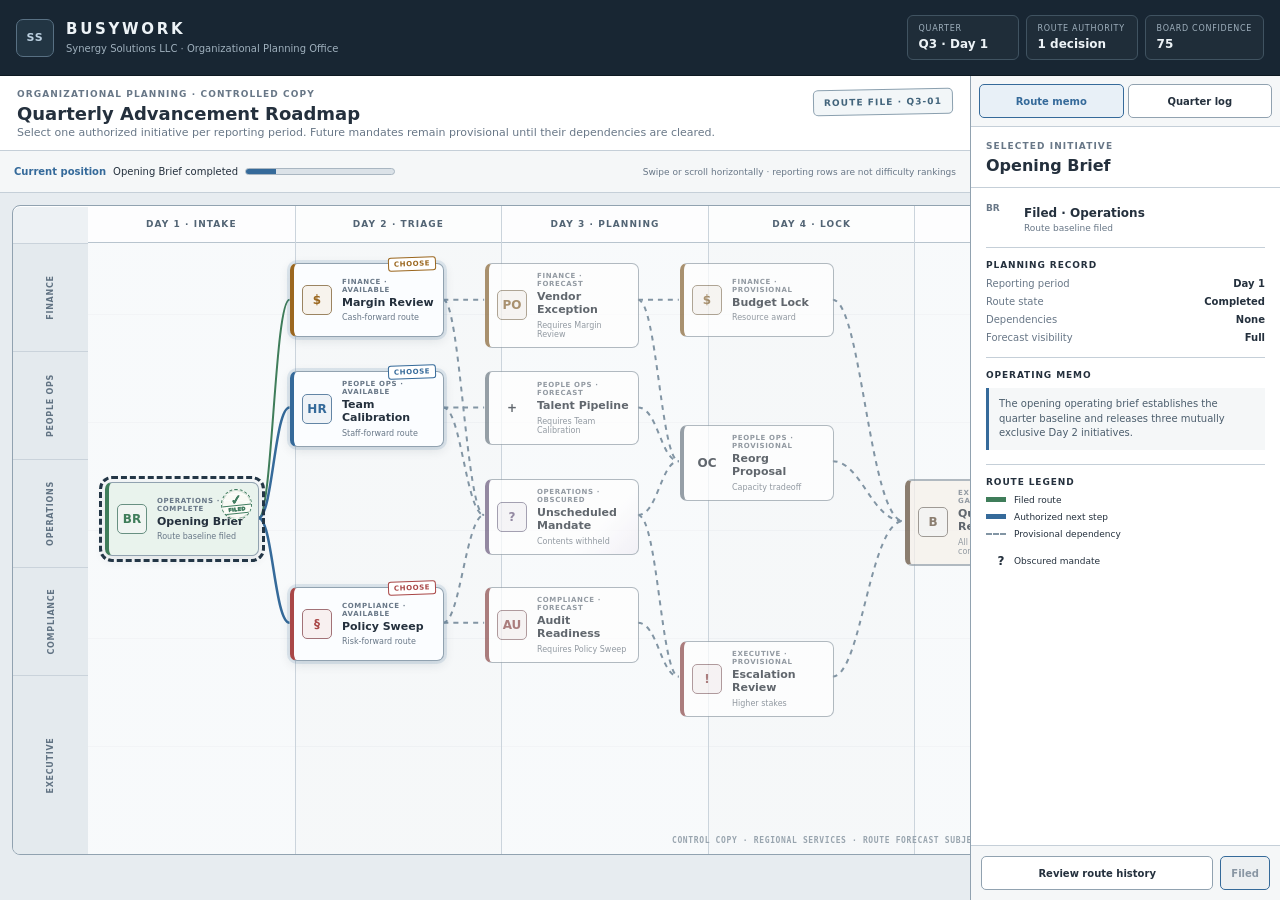
<file: design/corporate-roadmap-concept.html>
<!doctype html>
<html lang="en">
<head>
  <meta charset="utf-8">
  <meta name="viewport" content="width=device-width, initial-scale=1">
  <link rel="icon" href="data:,">
  <title>BUSYWORK — Corporate Roadmap Concept</title>
  <style>
    :root {
      --navy: #182633;
      --navy-2: #223543;
      --paper: #fffdf8;
      --surface: #fff;
      --surface-subtle: #f5f7f8;
      --board: #e7ecf0;
      --lane: #edf1f4;
      --border: #c5cfd8;
      --border-strong: #91a2b0;
      --text: #24303d;
      --muted: #687787;
      --faint: #8996a3;
      --blue: #356a9a;
      --blue-soft: #e8f0f7;
      --green: #3f7d5a;
      --green-soft: #e9f3ed;
      --amber: #9b671f;
      --amber-soft: #faf1e2;
      --red: #a94747;
      --red-soft: #f8eaea;
      --purple: #735b8f;
      --purple-soft: #f1edf8;
      --shadow: 0 3px 12px rgb(25 39 52 / 12%);
      font-family: Inter, ui-sans-serif, system-ui, -apple-system, BlinkMacSystemFont, "Segoe UI", sans-serif;
      color-scheme: light;
    }

    * { box-sizing: border-box; }
    html, body { height: 100%; }
    body { margin: 0; overflow: hidden; background: var(--board); color: var(--text); }
    button { color: inherit; font: inherit; }
    button:focus-visible { outline: 3px solid rgb(53 106 154 / 30%); outline-offset: 2px; }

    .app { height: 100%; display: grid; grid-template-rows: auto 1fr; }
    .topbar {
      min-height: 76px;
      display: grid;
      grid-template-columns: minmax(240px,1fr) auto;
      align-items: center;
      gap: 16px;
      padding: 10px 16px;
      border-bottom: 1px solid #0d1922;
      background: var(--navy);
      color: #edf3f7;
    }
    .brand { display: flex; align-items: center; gap: 12px; }
    .brand-mark {
      width: 38px;
      height: 38px;
      display: grid;
      place-items: center;
      border: 1px solid #587083;
      border-radius: 7px;
      background: var(--navy-2);
      color: #bcd1e1;
      font-size: 11px;
      font-weight: 850;
      letter-spacing: .08em;
    }
    .brand h1 { margin: 0; font-size: 15px; line-height: 1; letter-spacing: .18em; }
    .brand p { margin: 6px 0 0; color: #9fb0bd; font-size: 10px; }
    .header-metrics { display: flex; gap: 7px; }
    .metric {
      min-width: 112px;
      padding: 8px 11px;
      border: 1px solid #405361;
      border-radius: 6px;
      background: rgb(255 255 255 / 3%);
    }
    .metric span { display: block; color: #9fb0bd; font-size: 8px; letter-spacing: .09em; text-transform: uppercase; }
    .metric strong { display: block; margin-top: 4px; font-size: 12px; }

    .workspace { min-height: 0; display: grid; grid-template-columns: minmax(0,1fr) 310px; }
    .map-panel { min-width: 0; min-height: 0; display: grid; grid-template-rows: auto auto 1fr; background: var(--board); }
    .map-heading {
      display: flex;
      align-items: flex-start;
      justify-content: space-between;
      gap: 16px;
      padding: 13px 17px 11px;
      border-bottom: 1px solid var(--border);
      background: var(--surface);
    }
    .eyebrow { color: var(--muted); font-size: 9px; font-weight: 800; letter-spacing: .12em; text-transform: uppercase; }
    .map-heading h2 { margin: 4px 0 2px; font-size: 18px; }
    .map-heading p { margin: 0; color: var(--muted); font-size: 11px; }
    .quarter-stamp {
      padding: 7px 10px;
      border: 1px solid #8ba0af;
      border-radius: 5px;
      color: #42647b;
      background: #f2f6f8;
      font-size: 9px;
      font-weight: 850;
      letter-spacing: .12em;
      text-transform: uppercase;
      transform: rotate(-1deg);
    }

    .map-toolbar {
      min-height: 42px;
      display: flex;
      align-items: center;
      justify-content: space-between;
      gap: 10px;
      padding: 7px 14px;
      border-bottom: 1px solid var(--border);
      background: var(--surface-subtle);
    }
    .route-status { display: flex; align-items: center; gap: 7px; font-size: 10px; }
    .route-status strong { color: var(--blue); }
    .route-progress { width: 150px; height: 7px; overflow: hidden; border: 1px solid #a9b6c1; border-radius: 999px; background: #dbe2e8; }
    .route-progress i { display: block; width: 20%; height: 100%; background: var(--blue); }
    .map-toolbar small { color: var(--muted); font-size: 9px; }

    .chart-viewport { min-height: 0; overflow: auto; padding: 12px; scrollbar-color: #637f92 #d5dde4; }
    .chart-canvas {
      position: relative;
      width: 1110px;
      height: 650px;
      overflow: hidden;
      border: 1px solid var(--border-strong);
      border-radius: 8px;
      background:
        linear-gradient(90deg, transparent 0 75px, rgb(255 255 255 / 48%) 75px),
        repeating-linear-gradient(0deg, transparent 0 107px, rgb(104 119 135 / 10%) 107px 108px),
        var(--lane);
      box-shadow: inset 0 1px #fff;
    }
    .chart-canvas::after {
      content: "CONTROL COPY · REGIONAL SERVICES · ROUTE FORECAST SUBJECT TO EXECUTIVE REVISION";
      position: absolute;
      right: 18px;
      bottom: 8px;
      color: #98a4ae;
      font: 700 8px/1.2 "SFMono-Regular", Consolas, monospace;
      letter-spacing: .08em;
    }

    .day-grid {
      position: absolute;
      inset: 0 0 0 75px;
      display: grid;
      grid-template-columns: repeat(5,1fr);
      pointer-events: none;
    }
    .day-band { position: relative; border-left: 1px solid #cbd4dc; }
    .day-band:first-child { border-left: 0; }
    .day-band:nth-child(odd) { background: rgb(255 255 255 / 22%); }
    .day-band span {
      position: absolute;
      top: 0;
      left: 0;
      right: 0;
      height: 37px;
      display: grid;
      place-items: center;
      border-bottom: 1px solid #b8c4ce;
      background: rgb(255 255 255 / 74%);
      color: #526474;
      font-size: 9px;
      font-weight: 850;
      letter-spacing: .12em;
      text-transform: uppercase;
    }
    .department-label {
      position: absolute;
      left: 0;
      width: 75px;
      height: 108px;
      display: grid;
      place-items: center;
      border-top: 1px solid #cad3db;
      color: #617383;
      background: #e4eaee;
      font-size: 8px;
      font-weight: 850;
      letter-spacing: .09em;
      text-align: center;
      text-transform: uppercase;
    }
    .department-label span { transform: rotate(-90deg); white-space: nowrap; }
    .department-label.finance { top: 37px; }
    .department-label.people { top: 145px; }
    .department-label.operations { top: 253px; }
    .department-label.compliance { top: 361px; }
    .department-label.executive { top: 469px; height: 180px; }

    .connections { position: absolute; inset: 0; width: 100%; height: 100%; pointer-events: none; }
    .connections path { fill: none; stroke: #8295a4; stroke-width: 2; stroke-dasharray: 5 5; vector-effect: non-scaling-stroke; }
    .connections path.complete { stroke: var(--green); stroke-dasharray: none; }
    .connections path.available { stroke: var(--blue); stroke-width: 2.5; stroke-dasharray: none; }
    .connections circle { fill: var(--surface); stroke: #8295a4; stroke-width: 2; }

    .map-node {
      position: absolute;
      width: 154px;
      min-height: 74px;
      display: grid;
      grid-template-columns: 32px 1fr;
      gap: 8px;
      align-items: center;
      padding: 8px;
      border: 1px solid var(--border-strong);
      border-left: 4px solid var(--node-color,#6b7e8d);
      border-radius: 7px;
      background: var(--surface);
      box-shadow: var(--shadow);
      text-align: left;
      cursor: pointer;
    }
    .map-node:hover { border-color: #6d879a; transform: translateY(-1px); }
    .map-node.selected { outline: 3px dashed #233646; outline-offset: 3px; z-index: 4; }
    .map-node.completed { background: var(--green-soft); --node-color: var(--green); }
    .map-node.available { background: #fbfdff; --node-color: var(--blue); box-shadow: 0 0 0 3px rgb(53 106 154 / 13%), var(--shadow); }
    .map-node.locked { opacity: .72; filter: saturate(.65); box-shadow: none; }
    .map-node.unknown { --node-color: var(--purple); background: linear-gradient(135deg,#fff 0 70%,var(--purple-soft)); }
    .map-node.risk { --node-color: var(--red); }
    .map-node.reward { --node-color: var(--amber); }
    .map-node.executive { --node-color: #6b4e2f; background: #f8f1e6; border-width: 2px 2px 2px 5px; }
    .node-token {
      width: 30px;
      height: 30px;
      display: grid;
      place-items: center;
      border: 1px solid color-mix(in srgb,var(--node-color) 55%,#9aa7b2);
      border-radius: 5px;
      color: var(--node-color);
      background: color-mix(in srgb,var(--node-color) 8%,white);
      font-size: 12px;
      font-weight: 900;
    }
    .node-copy small { display: block; color: var(--muted); font-size: 7px; font-weight: 800; letter-spacing: .09em; text-transform: uppercase; }
    .node-copy strong { display: block; margin-top: 3px; font-size: 11px; line-height: 1.18; }
    .node-copy em { display: block; margin-top: 4px; color: var(--muted); font-size: 8px; font-style: normal; }
    .node-stamp {
      position: absolute;
      top: -7px;
      right: 7px;
      padding: 2px 5px;
      border: 1px solid currentColor;
      border-radius: 3px;
      color: var(--node-color);
      background: var(--surface);
      font-size: 7px;
      font-weight: 900;
      letter-spacing: .08em;
      text-transform: uppercase;
      transform: rotate(-2deg);
    }
    .node-stamp.rubber-stamp {
      top: 6px;
      right: 6px;
      width: 31px;
      height: 31px;
      min-width: 0;
      padding: 0;
      overflow: hidden;
      border: 1.5px dashed #2f7152;
      border-radius: 50%;
      color: #2f7152;
      background: rgb(255 253 248 / 82%);
      box-shadow: inset 0 0 0 1px rgb(47 113 82 / 25%);
      font-family: "Arial Narrow", "Roboto Condensed", sans-serif;
      line-height: 1;
      text-align: center;
      text-shadow: .35px 0 currentColor, 0 .35px currentColor;
      transform: rotate(-6deg);
      opacity: .9;
    }
    .rubber-stamp .stamp-check {
      position: absolute;
      z-index: 1;
      top: 3px;
      left: 0;
      right: 0;
      font-size: 13px;
      font-weight: 950;
      line-height: 1;
    }
    .node-stamp.rubber-stamp::after {
      content: "";
      position: absolute;
      inset: -3px;
      background:
        repeating-linear-gradient(8deg, transparent 0 5px, rgb(255 253 248 / 82%) 5px 6px),
        radial-gradient(circle at 18% 35%, rgb(255 253 248 / 88%) 0 1px, transparent 1.5px),
        radial-gradient(circle at 76% 68%, rgb(255 253 248 / 82%) 0 1.2px, transparent 1.8px);
      mix-blend-mode: screen;
      pointer-events: none;
    }
    .rubber-stamp b {
      position: absolute;
      z-index: 2;
      right: -3px;
      bottom: 5px;
      left: -3px;
      display: block;
      padding: 1px 0;
      border: 1px solid currentColor;
      background: rgb(255 253 248 / 92%);
      font-size: 5px;
      font-weight: 950;
      letter-spacing: .11em;
    }

    .n-start { left: 92px; top: 276px; }
    .n-finance { left: 277px; top: 57px; }
    .n-people { left: 277px; top: 165px; }
    .n-policy { left: 277px; top: 381px; }
    .n-vendor { left: 472px; top: 57px; }
    .n-recruit { left: 472px; top: 165px; }
    .n-unknown { left: 472px; top: 273px; }
    .n-audit { left: 472px; top: 381px; }
    .n-budget { left: 667px; top: 57px; }
    .n-reorg { left: 667px; top: 219px; }
    .n-escalate { left: 667px; top: 435px; }
    .n-board { left: 892px; top: 273px; width: 170px; min-height: 86px; }

    .inspector {
      min-height: 0;
      display: grid;
      grid-template-rows: auto auto 1fr auto;
      border-left: 1px solid var(--border-strong);
      background: var(--surface);
    }
    .inspector-tabs {
      display: grid;
      grid-template-columns: repeat(2,1fr);
      gap: 4px;
      padding: 8px;
      border-bottom: 1px solid var(--border);
      background: var(--surface-subtle);
    }
    .tab, .btn {
      min-height: 34px;
      border: 1px solid var(--border-strong);
      border-radius: 5px;
      background: var(--surface);
      font-size: 10px;
      font-weight: 700;
      cursor: pointer;
    }
    .tab.active { border-color: var(--blue); color: var(--blue); background: var(--blue-soft); }
    .inspector-head { padding: 14px 15px 12px; border-bottom: 1px solid var(--border); }
    .inspector-head h2 { margin: 5px 0 0; font-size: 16px; }
    .inspector-body { min-height: 0; overflow-y: auto; padding: 13px 15px 24px; }
    .detail-type { display: flex; align-items: center; gap: 8px; }
    .detail-type .node-token { flex: 0 0 auto; }
    .detail-type strong { font-size: 12px; }
    .detail-type span { display: block; margin-top: 2px; color: var(--muted); font-size: 9px; }
    .section { margin-top: 14px; padding-top: 12px; border-top: 1px solid var(--border); }
    .section h3 { margin: 0 0 8px; font-size: 9px; letter-spacing: .1em; text-transform: uppercase; }
    .detail-grid { display: grid; grid-template-columns: 1fr auto; gap: 7px 10px; margin: 0; font-size: 10px; }
    .detail-grid dt { color: var(--muted); }
    .detail-grid dd { margin: 0; font-weight: 750; text-align: right; }
    .memo {
      padding: 9px 10px;
      border-left: 3px solid var(--node-color,var(--blue));
      background: var(--surface-subtle);
      color: #4c5e6d;
      font-size: 10px;
      line-height: 1.45;
    }
    .legend { display: grid; gap: 7px; }
    .legend-row { display: grid; grid-template-columns: 20px 1fr; gap: 8px; align-items: center; font-size: 9px; }
    .legend-line { height: 0; border-top: 2px dashed #8295a4; }
    .legend-line.available { border-color: var(--blue); border-style: solid; }
    .legend-line.complete { border-color: var(--green); border-style: solid; }
    .inspector-actions { display: grid; grid-template-columns: 1fr auto; gap: 7px; padding: 10px; border-top: 1px solid var(--border); background: var(--surface-subtle); }
    .btn { padding: 7px 10px; }
    .btn.primary { border-color: var(--blue); background: var(--blue); color: white; }
    .btn:disabled { color: var(--faint); background: #edf0f2; cursor: not-allowed; }

    @media (max-width: 900px) and (orientation: landscape) {
      .topbar { min-height: 62px; grid-template-columns: minmax(170px,1fr) auto; padding: 6px 8px; }
      .brand-mark { width: 30px; height: 30px; }
      .brand h1 { font-size: 12px; }
      .brand p { font-size: 7px; }
      .metric { min-width: 82px; padding: 6px; }
      .workspace { grid-template-columns: minmax(0,1fr) 275px; }
      .map-heading { padding: 8px 10px; }
      .map-heading h2 { font-size: 15px; }
      .map-heading p { display: none; }
      .map-toolbar { padding: 5px 8px; }
      .chart-viewport { padding: 6px; }
      .inspector-body { padding: 10px 12px 20px; }
      .tab, .btn { min-height: 40px; }
    }
  </style>
</head>
<body>
  <main class="app">
    <header class="topbar">
      <div class="brand">
        <div class="brand-mark">SS</div>
        <div>
          <h1>BUSYWORK</h1>
          <p>Synergy Solutions LLC · Organizational Planning Office</p>
        </div>
      </div>
      <div class="header-metrics" aria-label="Roadmap status">
        <div class="metric"><span>Quarter</span><strong>Q3 · Day 1</strong></div>
        <div class="metric"><span>Route authority</span><strong>1 decision</strong></div>
        <div class="metric"><span>Board confidence</span><strong>75</strong></div>
      </div>
    </header>

    <div class="workspace">
      <section class="map-panel" aria-label="Corporate advancement roadmap">
        <header class="map-heading">
          <div>
            <div class="eyebrow">Organizational planning · controlled copy</div>
            <h2>Quarterly Advancement Roadmap</h2>
            <p>Select one authorized initiative per reporting period. Future mandates remain provisional until their dependencies are cleared.</p>
          </div>
          <div class="quarter-stamp">Route file · Q3-01</div>
        </header>

        <div class="map-toolbar">
          <div class="route-status">
            <strong>Current position</strong>
            <span>Opening Brief completed</span>
            <div class="route-progress" role="progressbar" aria-label="Quarter route progress" aria-valuemin="0" aria-valuemax="100" aria-valuenow="20"><i></i></div>
          </div>
          <small>Swipe or scroll horizontally · reporting rows are not difficulty rankings</small>
        </div>

        <div class="chart-viewport">
          <div class="chart-canvas">
            <div class="day-grid" aria-hidden="true">
              <div class="day-band"><span>Day 1 · Intake</span></div>
              <div class="day-band"><span>Day 2 · Triage</span></div>
              <div class="day-band"><span>Day 3 · Planning</span></div>
              <div class="day-band"><span>Day 4 · Lock</span></div>
              <div class="day-band"><span>Day 5 · Board</span></div>
            </div>
            <div class="department-label finance"><span>Finance</span></div>
            <div class="department-label people"><span>People Ops</span></div>
            <div class="department-label operations"><span>Operations</span></div>
            <div class="department-label compliance"><span>Compliance</span></div>
            <div class="department-label executive"><span>Executive</span></div>

            <svg class="connections" viewBox="0 0 1110 650" preserveAspectRatio="none" aria-hidden="true">
              <path class="complete" d="M246 313 C260 313 262 94 277 94"/>
              <path class="available" d="M246 313 C260 313 262 202 277 202"/>
              <path class="available" d="M246 313 C260 313 262 418 277 418"/>
              <path d="M431 94 C450 94 453 94 472 94"/>
              <path d="M431 94 C448 94 454 310 472 310"/>
              <path d="M431 202 C450 202 453 202 472 202"/>
              <path d="M431 202 C449 202 454 310 472 310"/>
              <path d="M431 418 C450 418 453 418 472 418"/>
              <path d="M431 418 C448 418 454 310 472 310"/>
              <path d="M626 94 C645 94 648 94 667 94"/>
              <path d="M626 94 C645 94 649 256 667 256"/>
              <path d="M626 202 C646 202 649 256 667 256"/>
              <path d="M626 310 C646 310 649 256 667 256"/>
              <path d="M626 310 C646 310 649 472 667 472"/>
              <path d="M626 418 C646 418 649 472 667 472"/>
              <path d="M821 94 C850 94 858 316 892 316"/>
              <path d="M821 256 C850 256 860 316 892 316"/>
              <path d="M821 472 C850 472 858 316 892 316"/>
            </svg>

            <button class="map-node completed n-start selected" data-node="start">
              <span class="node-token">BR</span>
              <span class="node-copy"><small>Operations · complete</small><strong>Opening Brief</strong><em>Route baseline filed</em></span>
              <span class="node-stamp rubber-stamp" aria-label="Filed"><span class="stamp-check" aria-hidden="true">✓</span><b>Filed</b></span>
            </button>
            <button class="map-node available reward n-finance" data-node="finance">
              <span class="node-token">$</span>
              <span class="node-copy"><small>Finance · available</small><strong>Margin Review</strong><em>Cash-forward route</em></span>
              <span class="node-stamp">Choose</span>
            </button>
            <button class="map-node available n-people" data-node="people">
              <span class="node-token">HR</span>
              <span class="node-copy"><small>People Ops · available</small><strong>Team Calibration</strong><em>Staff-forward route</em></span>
              <span class="node-stamp">Choose</span>
            </button>
            <button class="map-node available risk n-policy" data-node="policy">
              <span class="node-token">§</span>
              <span class="node-copy"><small>Compliance · available</small><strong>Policy Sweep</strong><em>Risk-forward route</em></span>
              <span class="node-stamp">Choose</span>
            </button>

            <button class="map-node locked reward n-vendor" data-node="vendor">
              <span class="node-token">PO</span>
              <span class="node-copy"><small>Finance · forecast</small><strong>Vendor Exception</strong><em>Requires Margin Review</em></span>
            </button>
            <button class="map-node locked n-recruit" data-node="recruit">
              <span class="node-token">+</span>
              <span class="node-copy"><small>People Ops · forecast</small><strong>Talent Pipeline</strong><em>Requires Team Calibration</em></span>
            </button>
            <button class="map-node locked unknown n-unknown" data-node="unknown">
              <span class="node-token">?</span>
              <span class="node-copy"><small>Operations · obscured</small><strong>Unscheduled Mandate</strong><em>Contents withheld</em></span>
            </button>
            <button class="map-node locked risk n-audit" data-node="audit">
              <span class="node-token">AU</span>
              <span class="node-copy"><small>Compliance · forecast</small><strong>Audit Readiness</strong><em>Requires Policy Sweep</em></span>
            </button>

            <button class="map-node locked reward n-budget" data-node="budget">
              <span class="node-token">$</span>
              <span class="node-copy"><small>Finance · provisional</small><strong>Budget Lock</strong><em>Resource award</em></span>
            </button>
            <button class="map-node locked n-reorg" data-node="reorg">
              <span class="node-token">OC</span>
              <span class="node-copy"><small>People Ops · provisional</small><strong>Reorg Proposal</strong><em>Capacity tradeoff</em></span>
            </button>
            <button class="map-node locked risk n-escalate" data-node="escalate">
              <span class="node-token">!</span>
              <span class="node-copy"><small>Executive · provisional</small><strong>Escalation Review</strong><em>Higher stakes</em></span>
            </button>
            <button class="map-node locked executive n-board" data-node="board">
              <span class="node-token">B</span>
              <span class="node-copy"><small>Executive · terminal gate</small><strong>Quarterly Board Review</strong><em>All approved routes converge</em></span>
              <span class="node-stamp">Day 5</span>
            </button>
          </div>
        </div>
      </section>

      <aside class="inspector" aria-label="Roadmap Inspector">
        <div class="inspector-tabs">
          <button class="tab active" type="button">Route memo</button>
          <button class="tab" type="button">Quarter log</button>
        </div>
        <header class="inspector-head">
          <div class="eyebrow">Selected initiative</div>
          <h2 id="detailTitle">Opening Brief</h2>
        </header>
        <div class="inspector-body">
          <div class="detail-type">
            <span class="node-token" id="detailToken">BR</span>
            <div><strong id="detailStatus">Filed · Operations</strong><span id="detailSubtitle">Route baseline filed</span></div>
          </div>
          <section class="section">
            <h3>Planning record</h3>
            <dl class="detail-grid">
              <dt>Reporting period</dt><dd id="detailDay">Day 1</dd>
              <dt>Route state</dt><dd id="detailState">Completed</dd>
              <dt>Dependencies</dt><dd id="detailDependency">None</dd>
              <dt>Forecast visibility</dt><dd id="detailVisibility">Full</dd>
            </dl>
          </section>
          <section class="section">
            <h3>Operating memo</h3>
            <div class="memo" id="detailMemo">The opening operating brief establishes the quarter baseline and releases three mutually exclusive Day 2 initiatives.</div>
          </section>
          <section class="section">
            <h3>Route legend</h3>
            <div class="legend">
              <div class="legend-row"><span class="legend-line complete"></span><span>Filed route</span></div>
              <div class="legend-row"><span class="legend-line available"></span><span>Authorized next step</span></div>
              <div class="legend-row"><span class="legend-line"></span><span>Provisional dependency</span></div>
              <div class="legend-row"><span class="node-token">?</span><span>Obscured mandate</span></div>
            </div>
          </section>
        </div>
        <div class="inspector-actions">
          <button class="btn" type="button">Review route history</button>
          <button class="btn primary" id="authorizeBtn" type="button" disabled>Filed</button>
        </div>
      </aside>
    </div>
  </main>

  <script>
    const details = {
      start:{title:'Opening Brief',token:'BR',status:'Filed · Operations',subtitle:'Route baseline filed',day:'Day 1',state:'Completed',dependency:'None',visibility:'Full',memo:'The opening operating brief establishes the quarter baseline and releases three mutually exclusive Day 2 initiatives.',action:'Filed'},
      finance:{title:'Margin Review',token:'$',status:'Available · Finance',subtitle:'Cash-forward route',day:'Day 2',state:'Authorized',dependency:'Opening Brief',visibility:'Full',memo:'Finance proposes a margin-first operating posture. The route favors immediate liquidity while deferring staff and policy interventions.',action:'Authorize'},
      people:{title:'Team Calibration',token:'HR',status:'Available · People Ops',subtitle:'Staff-forward route',day:'Day 2',state:'Authorized',dependency:'Opening Brief',visibility:'Full',memo:'People Operations requests a structured calibration cycle. The route emphasizes workforce capability and may expose recruitment or reorganization work.',action:'Authorize'},
      policy:{title:'Policy Sweep',token:'§',status:'Available · Compliance',subtitle:'Risk-forward route',day:'Day 2',state:'Authorized',dependency:'Opening Brief',visibility:'Full',memo:'Compliance requests a control sweep before further expansion. The route reduces uncertainty but may surface mandatory remediation.',action:'Authorize'},
      vendor:{title:'Vendor Exception',token:'PO',status:'Forecast · Finance',subtitle:'Procurement variance',day:'Day 3',state:'Locked',dependency:'Margin Review',visibility:'Full',memo:'A controlled purchasing exception with a possible cash benefit and a documented compliance burden.',action:'Locked'},
      recruit:{title:'Talent Pipeline',token:'+',status:'Forecast · People Ops',subtitle:'Candidate requisition',day:'Day 3',state:'Locked',dependency:'Team Calibration',visibility:'Full',memo:'A single candidate file enters overnight review. Hiring cost and role fit remain visible before authorization.',action:'Locked'},
      unknown:{title:'Unscheduled Mandate',token:'?',status:'Obscured · Operations',subtitle:'Contents withheld',day:'Day 3',state:'Locked',dependency:'One of two feeder routes',visibility:'Partial',memo:'Executive sponsorship is confirmed. Scope, reward, and operational burden remain sealed until the node becomes reachable.',action:'Locked'},
      audit:{title:'Audit Readiness',token:'AU',status:'Forecast · Compliance',subtitle:'Control verification',day:'Day 3',state:'Locked',dependency:'Policy Sweep',visibility:'Full',memo:'A readiness review trades operating time for improved confidence in the active control environment.',action:'Locked'},
      budget:{title:'Budget Lock',token:'$',status:'Provisional · Finance',subtitle:'Resource award',day:'Day 4',state:'Locked',dependency:'Finance or compliance route',visibility:'Full',memo:'Finalizes the quarter operating envelope and converts prior decisions into a bounded resource award.',action:'Locked'},
      reorg:{title:'Reorg Proposal',token:'OC',status:'Provisional · People Ops',subtitle:'Capacity tradeoff',day:'Day 4',state:'Locked',dependency:'Staff or mandate route',visibility:'Full',memo:'Redistributes operational capacity across reporting lines. Benefits and disruption depend on the preceding route.',action:'Locked'},
      escalate:{title:'Escalation Review',token:'!',status:'Provisional · Executive',subtitle:'Higher-stakes ruling',day:'Day 4',state:'Locked',dependency:'Mandate or audit route',visibility:'Full',memo:'Moves unresolved exposure to executive review. Consequences are larger, but the route can bypass a blocked operating line.',action:'Locked'},
      board:{title:'Quarterly Board Review',token:'B',status:'Terminal gate · Executive',subtitle:'Quarter close',day:'Day 5',state:'Locked',dependency:'Any approved Day 4 route',visibility:'Full',memo:'All surviving routes converge on the Board. The final packet evaluates outcomes, retained resources, and unresolved liabilities.',action:'Locked'}
    };

    const nodes = [...document.querySelectorAll('.map-node')];
    const fields = {
      title:document.getElementById('detailTitle'),
      token:document.getElementById('detailToken'),
      status:document.getElementById('detailStatus'),
      subtitle:document.getElementById('detailSubtitle'),
      day:document.getElementById('detailDay'),
      state:document.getElementById('detailState'),
      dependency:document.getElementById('detailDependency'),
      visibility:document.getElementById('detailVisibility'),
      memo:document.getElementById('detailMemo'),
      action:document.getElementById('authorizeBtn')
    };

    function selectNode(node) {
      nodes.forEach(candidate=>candidate.classList.toggle('selected',candidate===node));
      const detail=details[node.dataset.node];
      Object.entries(fields).forEach(([key,element])=>{
        if(key==='action'){element.textContent=detail.action;element.disabled=detail.action!=='Authorize';}
        else element.textContent=detail[key];
      });
    }
    nodes.forEach(node=>node.addEventListener('click',()=>selectNode(node)));
  </script>
</body>
</html>
</file>
